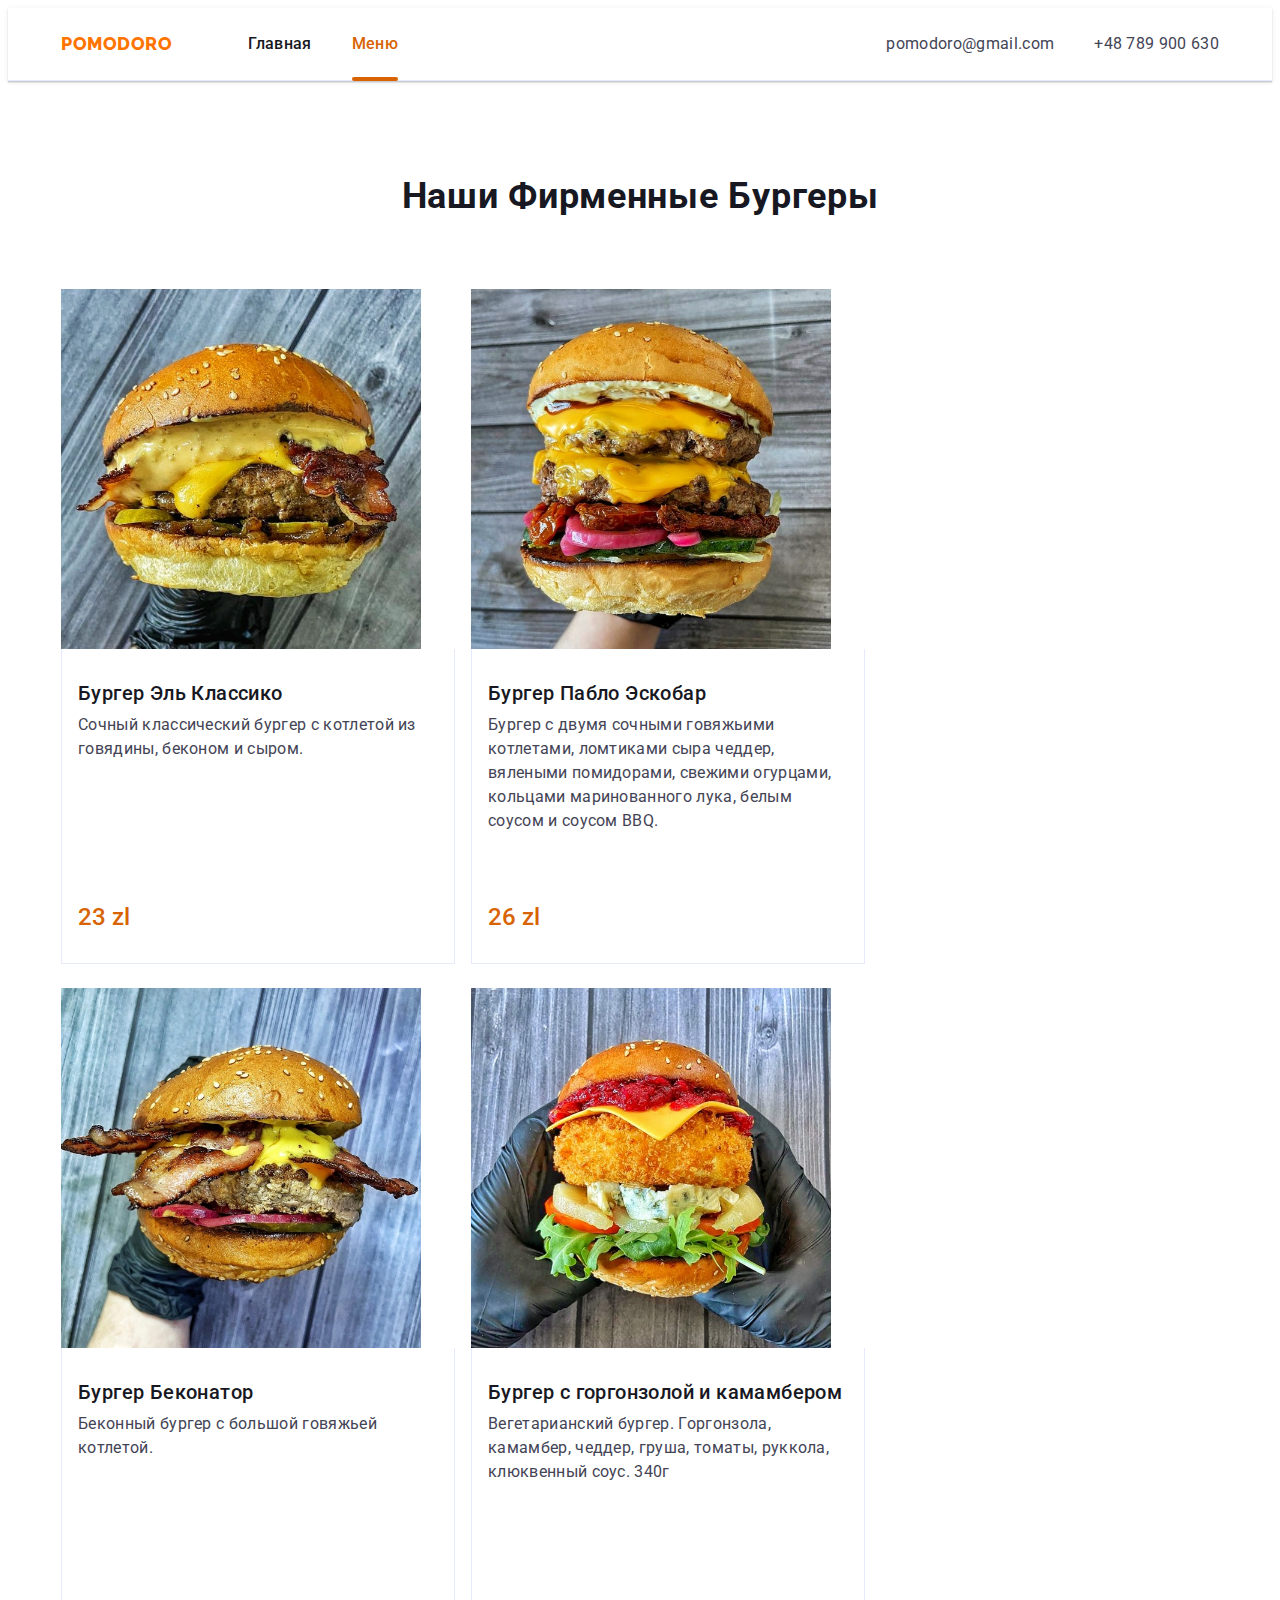
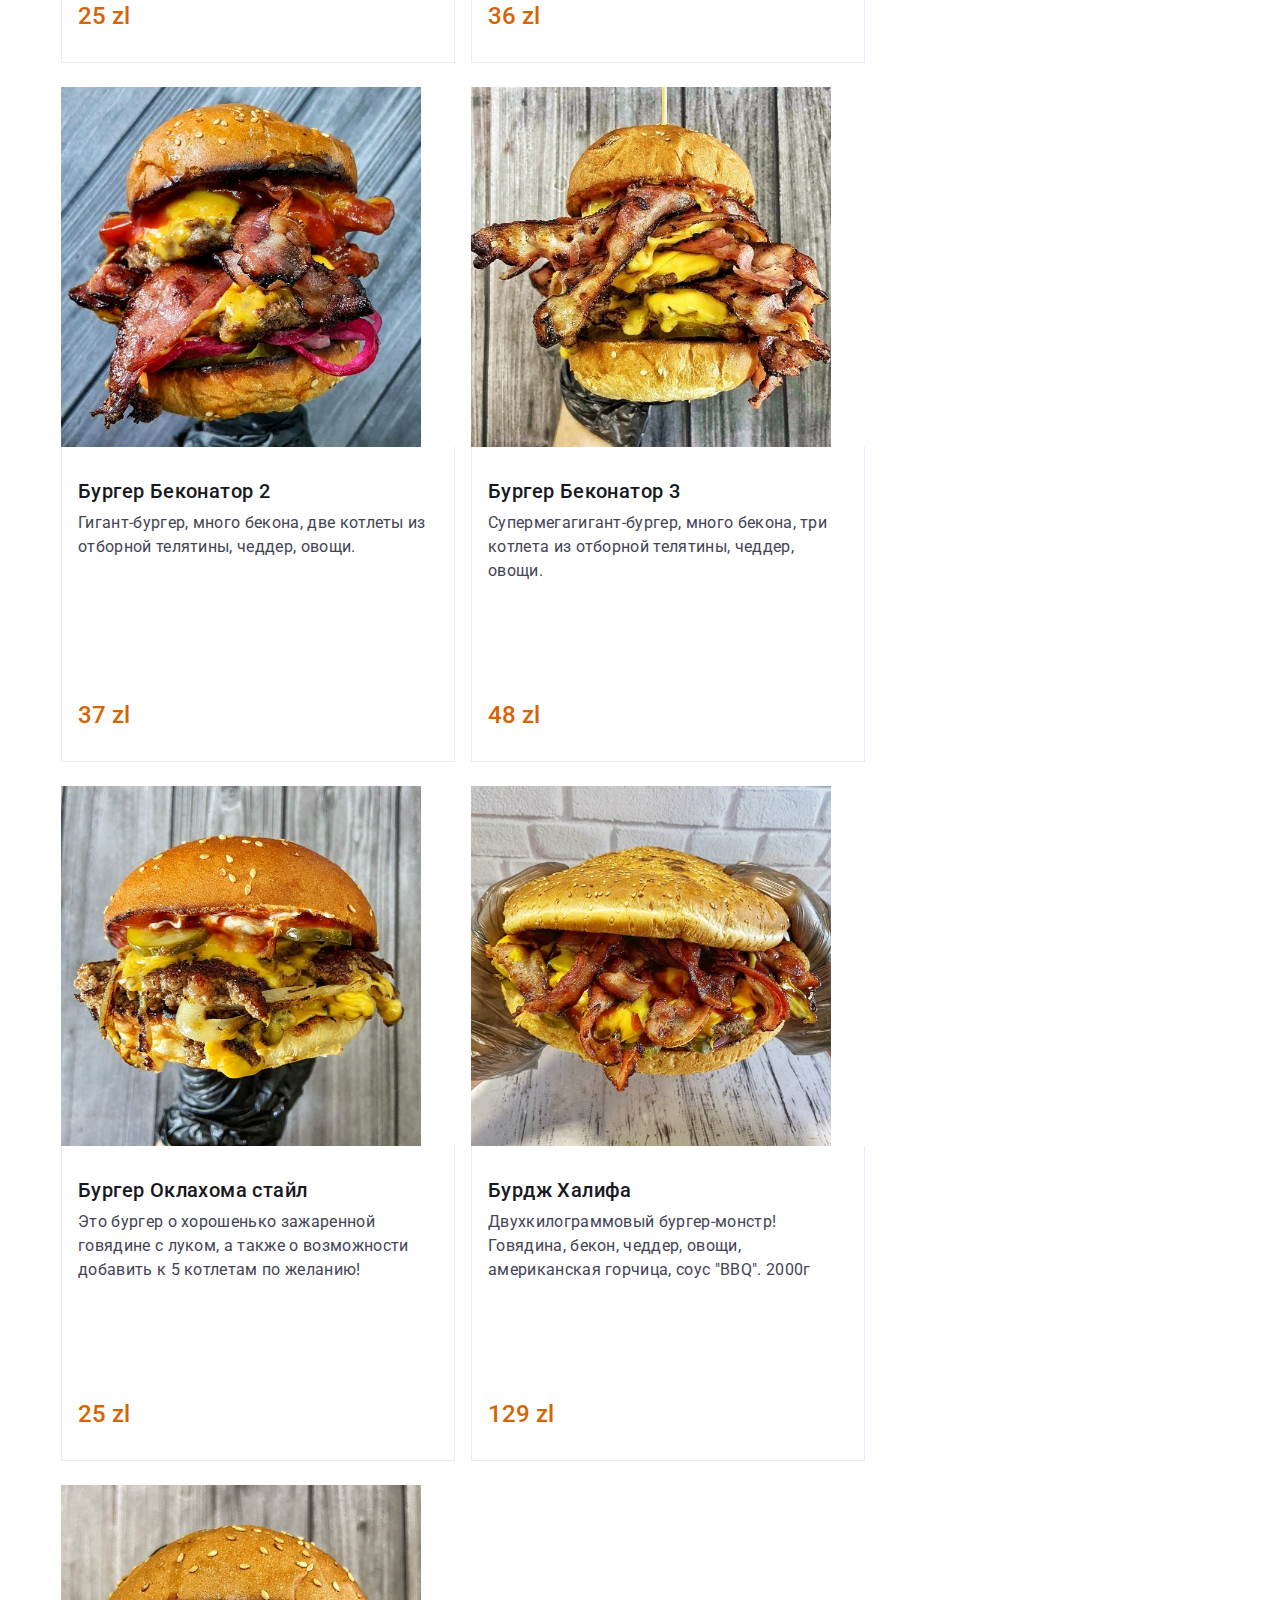
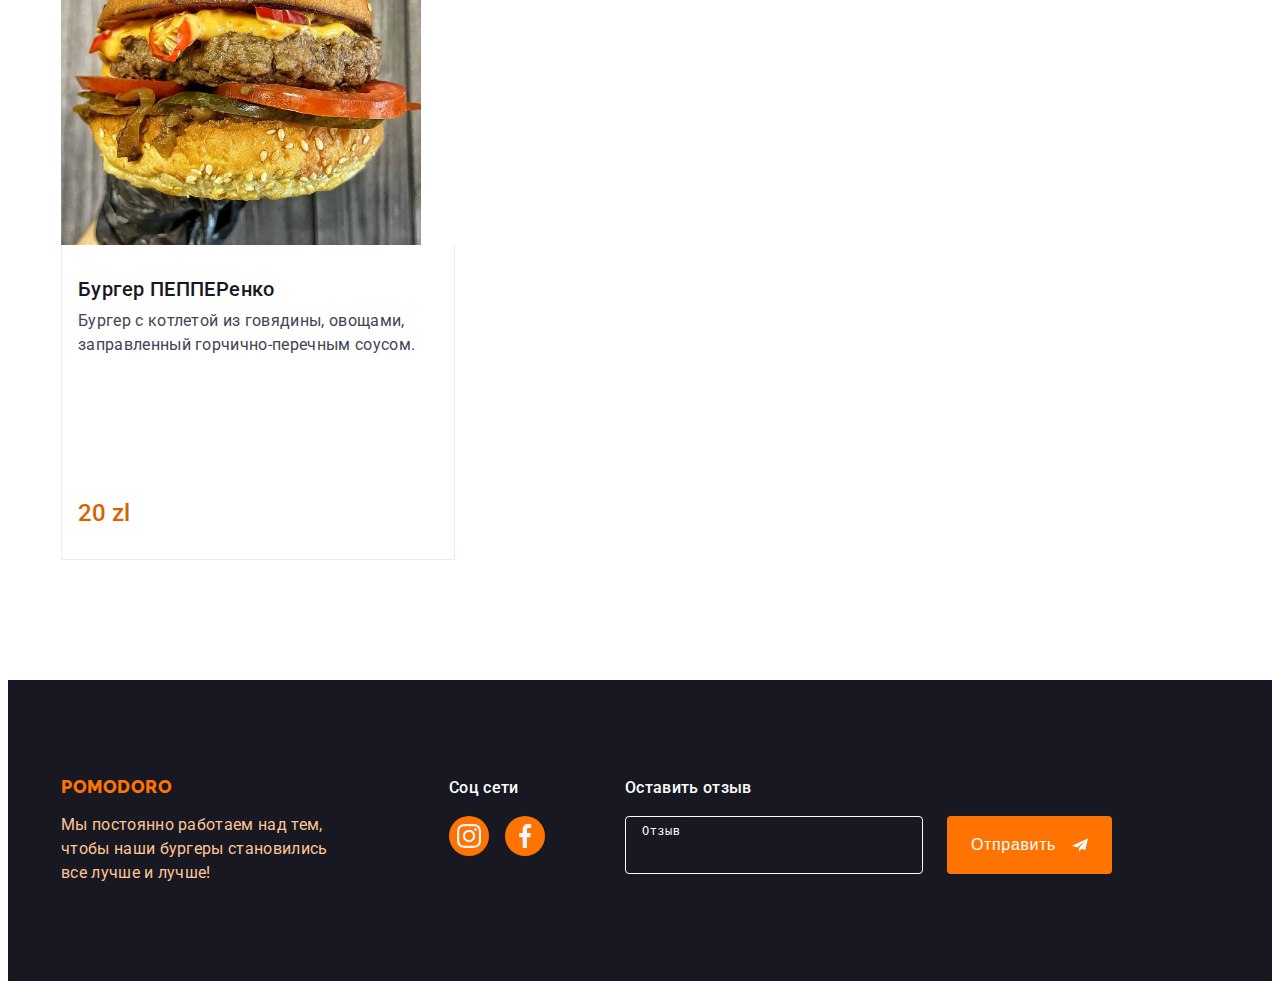
<file: menu.html>
<!DOCTYPE html>
<html lang="en">
<head>
    <meta charset="UTF-8">
    <meta http-equiv="X-UA-Compatible" content="IE=edge">
    <meta name="viewport" content="width=device-width, initial-scale=1.0">
    <title>Menu</title>
    <link rel="preconnect" href="https://fonts.googleapis.com">
    <link rel="preconnect" href="https://fonts.gstatic.com" crossorigin>
    <link href="https://fonts.googleapis.com/css2?family=Raleway:wght@800&family=Roboto:wght@400;500;700&display=swap" rel="stylesheet">
    <link rel="stylesheet" href="https://cdnjs.cloudflare.com/ajax/libs/modern-normalize/2.0.0/modern-normalize.min.css" integrity="sha512-4xo8blKMVCiXpTaLzQSLSw3KFOVPWhm/TRtuPVc4WG6kUgjH6J03IBuG7JZPkcWMxJ5huwaBpOpnwYElP/m6wg==" crossorigin="anonymous" referrerpolicy="no-referrer" />
    <link rel="stylesheet" href="./css/styles.css">
    <link rel="stylesheet" href="./css/media.css">
</head>
<body>
    <header class="header">
        <div class="container header-container">
            <nav class="header-navidation">
                <a href="./index.html" class="logo header-logo link">Pomodoro</span></a>
                <ul class="header-list list">
                    <li class="header-item"><a href="./index.html" class="header-link link">Главная</a></li>
                    <li class="header-item"><a href="./menu.html" class="header-link link link-after">Меню</a></li>
                </ul>
            </nav>
            <address class="header-address">
                <ul class="address-list list">
                    <li class="address-item"><a href="mailto:pomodoro@gmail.com" class="address-link link">pomodoro@gmail.com</a></li>
                    <li class="address-item"><a href="tel:+48789900630" class="address-link link">+48 789 900 630</a></li>
                </ul>
            </address>
            <button type="button" class="menu-open-btn" data-menu-open>
                <svg class="menu-icon" width="32" height="22">
                    <use href="./images/icons.svg#menu"></use>
                </svg>
            </button>
        </div>
        <div class="mob-menu is-hidden" data-menu>
            <div>
                <button type="button" class="menu-close-btn" data-menu-close>
                    <svg class="menu-icon" width="8" height="8">
                        <use href="./images/icons.svg#icon-close-black-18dp-2-1-1"></use>
                    </svg>
                </button>
                <ul class="mob-menu-list list">
                        <li class="mob-menu-list-item"><a href="./index.html" class="mob-menu-link link">Главная</a></li>
                        <li class="mob-menu-list-item"><a href="./menu.html" class="mob-menu-link link menu-link-after">Меню</a></li>
                </ul>
            </div>
            <div>
                <address class="mob-menu-address">
                    <ul class="mob-menu-address-list list">
                        <li class="mob-menu-address-item"><a href="tel:+48789900630" class="mob-menu-address-link-t link">+48 789 900 630</a></li>
                        <li class="mob-menu-address-item"><a href="mailto:pomodoro@gmail.com" class="mob-menu-address-link-e link">pomodoro@gmail.com</a></li>
                    </ul>
                </address>
                <ul class="mob-soc-list list">
                    <li class="mob-menu-soc-item">
                        <a href="" class="mob-menu-soc-link link" target="_blank" rel="noopener noreferrer">
                            <svg class="mob-menu-soc-icon" width="24" height="24">
                                <use href="./images/icons.svg#icon-instagram-2"></use>
                            </svg>
                        </a>
                    </li>
                    <li class="mob-menu-soc-item">
                        <a href="" class="mob-menu-soc-link link" target="_blank" rel="noopener noreferrer">
                            <svg class="mob-menu-soc-icon" width="24" height="24">
                                <use href="./images/icons.svg#icon-facebook-1"></use>
                            </svg>
                        </a>
                    </li>
                </ul>
            </div>
        </div>
    </header>
    <main>
        <section class="menu">
            <div class="container">
                <h1 class="burgers-title">Наши фирменные бургеры</h1>
                <ul class="burgers list">
                    <li class="burgers-item">
                        <a href="" class="burgers-item-link link">
                            <div class="burgers-cover-wrap">
                                <img src="./images/elc.jpg" alt="Banking App Interface Concept" width="360" height="360">
                                <p class="burgers-cover-text">Классическое сочетание сочной говяжьей котлеты, под талым сыром чеддер, ломтиками хрустящего бекона, маринованными
                                огурцами, жареным луком и соусом, 300г.</p>
                            </div>
                            <div class="burgers-item-text">
                                <h2 class="burger">Бургер Эль Классико</h2>
                                <p class=burger-text>Сочный классический бургер с котлетой из говядины, беконом и сыром.</p>
                                <p class="price">23 zl</p>
                            </div>
                        </a>
                    </li>
                    <li class="burgers-item">
                        <a href="" class="burgers-item-link link">
                            <div class="burgers-cover-wrap">
                                <img src="./images/escobar.jpg" alt="Banking App Interface Concept" width="360" height="360">
                                <p class="burgers-cover-text">Пабло Эскобар – самый знаменитый контрабандист в мире. В 80-е годы благодаря контрабанде он входил в топ 10 самых
                                богатых людей в мире. Мы просто не могли себе позволить оставить без внимания такого мощного и колоритного парня как Дон
                                Пабло. Но единственное сходство нашей контрабанды с той, которой занимался Эскобар в том, что она тоже вызывает
                                зависимость! И так, бургер Пабло Эскобар – это очень сочный и сытный бургер с двумя поджаренными на гриле котлетами из
                                отборной говядины под соусом BBQ, ломтиками пикантного чеддера, вялеными помидорами, маринованным синим луком, огурцами
                                и заправкой из белого. 400г</p>
                            </div>
                            <div class="burgers-item-text">
                                <h2 class="burger">Бургер Пабло Эскобар</h2>
                                <p class=burger-text>Бургер с двумя сочными говяжьими котлетами, ломтиками сыра чеддер, вялеными помидорами, свежими огурцами, кольцами
                                маринованного лука, белым соусом и соусом BBQ.</p>
                                <p class="price">26 zl</p>
                            </div>
                        </a>
                    </li>
                    <li class="burgers-item">
                        <a href="" class="burgers-item-link link">
                            <div class="burgers-cover-wrap">
                                <img src="./images/baconator.jpg" alt="Banking App Interface Concept" width="360" height="360">
                                <p class="burgers-cover-text">Беконный монстр! Много, нет, очень много самого мясного и хрустящего бекона в поджаренной булочке, вместе с котлетой из
                                рубленой говядины, английским сыром чеддер, маринованными огурцами, синим луком и горчичной заправкой, 300г.</p>
                            </div>
                            <div class="burgers-item-text">
                                <h2 class="burger">Бургер Беконатор</h2>
                                <p class=burger-text>Беконный бургер с большой говяжьей котлетой.</p>
                                <p class="price">25 zl</p>
                            </div>
                        </a>
                    </li>
                    <li class="burgers-item">
                        <a href="" class="burgers-item-link link">
                            <div class="burgers-cover-wrap">
                                <img src="./images/b3t_1_1.jpg" alt="Banking App Interface Concept" width="360" height="360">
                                <p class="burgers-cover-text">Вкус жареного камамбера в хрустящей панировке панко и клюквенная кислинка, пикантная горгонзола и сочная груша, еще
                                чеддер, томаты и руккола. Вегетарианский бургер. Но если тебе хочется добавить мясок - это, конечно, up to you! 340г</p>
                            </div>
                            <div class="burgers-item-text">
                                <h2 class="burger">Бургер с горгонзолой и камамбером</h2>
                                <p class=burger-text>Вегетарианский бургер. Горгонзола, камамбер, чеддер, груша, томаты, руккола, клюквенный соус. 340г</p>
                                <p class="price">36 zl</p>
                            </div>
                        </a>
                    </li>
                    <li class="burgers-item">
                        <a href="" class="burgers-item-link link">
                            <div class="burgers-cover-wrap">
                                <img src="./images/bec2.jpg" alt="Banking App Interface Concept" width="360" height="360">
                                <p class="burgers-cover-text">Продолжение легенды... Бургер Беконатор 2! На этот раз наш герой еще лучше подготовлен для борьбы с голодом! Он стал
                                вдвое больше! Встречайте: две сочные котлеты из нежной говядины, сыр чеддер, свежий синий лук, огурцы специального
                                маринада, красный соус, горчица по американскому рецепту и, конечно же, бекон! 450г.</p>
                            </div>
                            <div class="burgers-item-text">
                                <h2 class="burger">Бургер Беконатор 2</h2>
                                <p class=burger-text>Гигант-бургер, много бекона, две котлеты из отборной телятины, чеддер, овощи.</p>
                                <p class="price">37 zl</p>
                            </div>
                        </a>
                    </li>
                    <li class="burgers-item">
                        <a href="" class="burgers-item-link link">
                            <div class="burgers-cover-wrap">
                                <img src="./images/b3t.jpg" alt="Banking App Interface Concept" width="360" height="360">
                                <p class="burgers-cover-text">Ужасно огромный бургер! Продолжение легенды! Барабанная дробь.... Беконатор 3! 550г.</p>
                            </div>
                            <div class="burgers-item-text">
                                <h2 class="burger">Бургер Беконатор 3</h2>
                                <p class=burger-text>Супермегагигант-бургер, много бекона, три котлета из отборной телятины, чеддер, овощи.</p>
                                <p class="price">48 zl</p>
                            </div>
                        </a>
                    </li>
                    <li class="burgers-item">
                        <a href="" class="burgers-item-link link">
                            <div class="burgers-cover-wrap">
                                <img src="./images/b3t_1.jpg" alt="Banking App Interface Concept" width="360" height="360">
                                <p class="burgers-cover-text">Розмащуємо рублену, соковиту яловичину по грилю, щедро посипаємо цибулею. Перевертаємо котлети на інший бік. Накриваємо
                                сиром чеддер. Добре підсмажуємо. Таким чином, цибуля готується у яловичому соку. Додаємо мариновані огірки та
                                заправляємо соусами. 310г.</p>
                            </div>
                            <div class="burgers-item-text">
                                <h2 class="burger">Бургер Оклахома стайл</h2>
                                <p class=burger-text>Это бургер о хорошенько зажаренной говядине с луком, а также о возможности добавить к 5 котлетам по желанию!</p>
                                <p class="price">25 zl</p>
                            </div>
                        </a>
                    </li>
                    <li class="burgers-item">
                        <a href="" class="burgers-item-link link">
                            <div class="burgers-cover-wrap">
                                <img src="./images/bkh_2.jpg" alt="Banking App Interface Concept" width="360" height="360">
                                <p class="burgers-cover-text">Огромный бургер! Мега Бургер! Бургер чемпион! Этот самый мощный бургер одним своим видом вызывает восхищение, подобное
                                тому, что чувствуешь, глядя на самый большой в мире небоскреб – Бурдж-Халифа! Именно так и назван наш великан среди
                                бургеров! Больше килограмма самой сладкой говядины, бекон, расплавленный сыр чеддер, хрустящие маринованные огурцы,
                                пикантный синий лук, обжаренный до золота белый лук, американская горчица, соус «BBQ» и булка-владычица всех булок в
                                мире! Не вздумайте заказывать этот бургер меньше чем на четырех! Бургер Бурдж Халифа. 2000г.</p>
                            </div>
                            <div class="burgers-item-text">
                                <h2 class="burger">Бурдж Халифа</h2>
                                <p class=burger-text>Двухкилограммовый бургер-монстр! Говядина, бекон, чеддер, овощи, американская горчица, соус "BBQ". 2000г</p>
                                <p class="price">129 zl</p>
                            </div>
                        </a>
                    </li>
                    <li class="burgers-item">
                        <a href="" class="burgers-item-link link">
                            <div class="burgers-cover-wrap">
                                <img src="./images/pepp.jpg" alt="Banking App Interface Concept" width="360" height="360">
                                <p class="burgers-cover-text">Если бы этот горячий парень родился в Мексике, его бы звали Педро Кастильо, но он родился в Украине и его фамилию
                                ПЕППЕРенко! Этот бургер для тех, кто любит острее. Под верхушкой поджаренной булочки отдыхает после свидания с
                                горячим грилем сочная, говяжья котлета, вместе с ней ломтики красного, острого перца, кольцо сладкого томата,
                                маринованные огурцы, обжаренный до золотистого цвета лук. Заправленный ПЕППЕРенко фирменным горчично-перечным соусом,
                                300г.</p>
                            </div>
                            <div class="burgers-item-text">
                                <h2 class="burger">Бургер ПЕППЕРенко</h2>
                                <p class=burger-text>Бургер с котлетой из говядины, овощами, заправленный горчично-перечным соусом.</p>
                                <p class="price">20 zl</p>
                            </div>
                        </a>
                    </li>
                </ul>
            </div>
        </section>
    </main>
    <footer class="footer">
        <div class="container footer-container">
            <div class="footer-container-1">
                <div class="footer-text">
                    <a href="./index.html" class="logo footer-logo link">Pomodoro</a>
                    <p class="footer-logo-text">Мы постоянно работаем над тем, чтобы наши бургеры становились все лучше и лучше!</p>
                </div>
                <div class="footer-soc">
                    <p class="footer-title">Соц сети</p>
                    <ul class="footer-soc-list list">
                        <li class="footer-soc-item">
                            <a href="" class="footer-soc-link link" target="_blank" rel="noopener noreferrer">
                                <svg class="footer-soc-icon" width="24" height="24">
                                    <use href="./images/icons.svg#icon-instagram-2"></use>
                                </svg>
                            </a>
                        </li>
                        <li class="footer-soc-item">
                            <a href="" class="footer-soc-link link" target="_blank" rel="noopener noreferrer">
                                <svg class="footer-soc-icon" width="24" height="24">
                                    <use href="./images/icons.svg#icon-facebook-1"></use>
                                </svg>
                            </a>
                        </li>
                    </ul>
                </div>
            </div>
            <div class="subscribe-container">
                <p class="footer-title">Оставить отзыв</p>
                <form class="subscribe-form">
                    <textarea class="footer-comment" name="user-comment" placeholder="Отзыв"></textarea>
                    <button class="subscribe-btn" type="submit">
                        Отправить
                        <svg class="subscribe-icon" width="24" height="24">
                            <use href="./images/icons.svg#subscribe"></use>
                        </svg>
                    </button>
                </form>
            </div>
        </div >
    </footer>
    <button id="scrollToTopBtn">Top</button>
    <script src="./js/mobile-menu.js"></script>
    <script src="./js/scroll-up.js"></script>
</body>
</html>
</file>
<file: css/styles.css>
:root {
    --text-color: #434455;
    --white-color: #FFFFFF;
    --navy-blue-color: #171822;
    --cloud-orange: #ffc493;
    --orange-light: #ff7400;
    --orange-dark: #d86303;
    --cornflower: #E7E9FC;
    --light-slate: #8E8F99;
    --dairy: #FCFCFC;
    --transition: 250ms cubic-bezier(0.4, 0, 0.2, 1);;
}
body {
    color: var(--text-color);
    font-family: 'Roboto', sans-serif;
    background: var(--white-color);
}
p, h1, h2, h3, h4, h5, h6 {
    margin: 0;
}
img {
    display: block;
    max-width: 100%;
    height: auto;
}
ul, ol {
    margin: 0;
    padding: 0;
}
.list {
    list-style: none;
}
.link {
    text-decoration: none;
    font-style: normal;
}
.visually-hidden {
    position: absolute;
    white-space: nowrap;
    width: 1px;
    height: 1px;
    overflow: hidden;
    border: 0;
    padding: 0;
    clip: rect(0 0 0 0);
    clip-path: inset(100%);
    margin: -1px;
}
.no-scroll {
    overflow: hidden;
}
.container {
    width: 100%;
    padding-left: 16px;
    padding-right: 16px;
    margin: 0 auto;
}
/* ----------------------- HEADER --------------------- */
.header {
    background: var(--white-color);
    border-bottom: 1px solid var(--cornflower);
    box-shadow: 0px 2px 1px rgba(46, 47, 66, 0.08), 0px 1px 1px rgba(46, 47, 66, 0.16), 0px 1px 6px rgba(46, 47, 66, 0.08);
}
.header-container {
    display: flex;
    align-items: center;
    position: relative;
}
.header-navidation {
    display: flex;
    align-items: center;
}
.logo {
    font-family: 'Raleway', sans-serif;
    font-weight: 800;
    font-size: 18px;
    line-height: 1.17;
    letter-spacing: 0.03em;
    text-transform: uppercase;
    color: var(--orange-light);
}

.header-list {
    display: none;
}
.address-list {
    display: none;
}
.menu-open-btn { 
    background-color: transparent;
    border: none;
    margin-left: auto;
    display: flex;
    align-items: center;
    justify-content: center;
    cursor: pointer;
    padding: 24px 0;
}
.menu-icon {
    stroke: var(--navy-blue-color);
    transition: stroke var(--transition);
}
.menu-icon:focus {
    stroke: var(--orange-dark);
}
.mob-menu {
    position: fixed;
    top: 0;
    z-index: 100;
    width: 100vw;
    height: 100vh;
    background-color: var(--white-color);
    padding: 80px 24px 40px 40px;
    display: flex;
    flex-direction: column;
    justify-content: space-between;
    overflow: auto;
}
.menu-close-btn {
    position: absolute;
    top: 24px;
    right: 24px;
    margin-left: auto;
    width: 24px;
    height: 24px;
    background: rgba(231, 233, 252, 0.1);
    border: 1px solid rgba(46, 47, 66, 0.1);
    border-radius: 50%;
    display: flex;
    align-items: center;
    justify-content: center;
    padding: 0;
    cursor: pointer;
    transition: background-color 250ms cubic-bezier(0.4, 0, 0.2, 1), border 250ms cubic-bezier(0.4, 0, 0.2, 1);
}
.mob-menu-list-item:not(:last-child) {
    margin-bottom: 40px;
}
.mob-menu-link {
    font-weight: 700;
    font-size: 36px;
    line-height: 1.11;
    letter-spacing: 0.02em;
    text-transform: capitalize;
    color: var(--navy-blue-color);
}
.menu-link-after {
    color: var(--orange-dark);
    transition: color var(--transition);
}
.mob-menu-address {
    font-style: normal;
    margin-bottom: 48px;
}
.mob-menu-address-link-t {
    color: var(--orange-light);
    font-weight: 700;
    font-size: 36px;
    line-height: 1.11;
}
.mob-menu-address-link-e {
    font-weight: 500;
    font-size: 20px;
    line-height: 1.2;
    letter-spacing: 0.02em;
    color: #434455;
}
.mob-menu-address-item:not(:last-child) {
    margin-bottom: 48px;
}
.mob-soc-list {
    display: flex;
    gap: 56px;
    margin-top: auto;
}
@media screen and (max-width: 398px) {
    .mob-soc-list {
        justify-content: space-between;
        gap: unset;
    }
}
.mob-menu-soc-item {
    width: 40px;
    height: 40px;
}
.mob-menu-soc-link {
    width: 100%;
    height: 100%;
    background-color: var(--orange-light);
    border-radius: 50%;
    display: flex;
    align-items: center;
    justify-content: center;
    transition: background-color 250ms cubic-bezier(0.4, 0, 0.2, 1);
}
.mob-menu-soc-link:focus {
    background-color: var(--orange-dark);
    transition: background-color 250ms cubic-bezier(0.4, 0, 0.2, 1);
}
.mob-menu-soc-icon {
    fill: var(--cloud-orange);
}
/* ----------------------- MAIN --------------------- */
.hero {
    max-width: 100%;
    background: var(--navy-blue-color);
    background-image: linear-gradient(rgba(46, 47, 66, 0.7), rgba(46, 47, 66, 0.7)), url(../images/hero-bg.jpg);
    background-repeat: no-repeat;
    background-position: center;
    background-size: cover;
    padding-top: 112px;
    padding-bottom: 112px;
    margin-left: auto;
    margin-right: auto;
}
.hero-title {
    max-width: 320px;
    font-weight: 700;
    font-size: 36px;
    line-height: 1.11;
    text-align: center;
    letter-spacing: 0.02em;
    text-transform: capitalize;
    color: var(--white-color);
    margin-bottom: 72px;
    margin-right: auto;
    margin-left: auto;
}
.hero-btn {
    min-width: 169px;
    height: 56px;
    background-color: var(--orange-light);
    font-family: "Roboto", sans-serif;
    font-weight: 500;
    font-size: 16px;
    line-height: 1.5;
    display: block;
    letter-spacing: 0.04em;
    color: var(--white-color);
    cursor: pointer;
    border: none;
    border-radius: 4px;   
    margin-top: auto;
    margin-right: auto;
    margin-left: auto;
    transition: background-color 250ms cubic-bezier(0.4, 0, 0.2, 1);
}
.hero-btn:hover,
.hero-btn:focus {
    background-color: var(--orange-dark);
    transition: background-color 250ms cubic-bezier(0.4, 0, 0.2, 1);
}
.hang {
    padding-top: 96px;
    padding-bottom: 96px;
}
.hang-title-item {
    font-weight: 700;
    font-size: 36px;
    line-height: 1.11;
    letter-spacing: 0.02em;
    color: var(--navy-blue-color);
    margin-bottom: 8px;
    margin-top: auto;
    text-align: center;
}
.hang-list {
    display: flex;
    flex-wrap: wrap;
    gap: 72px;
}
.hang-list-item {
    max-width: 396px;
}
.hang-text {
    font-weight: 500;
    font-size: 16px;
    line-height: 1.5;
    letter-spacing: 0.02em;
    color: var(--text-color);
    margin-top: auto;
}
.hang-icon-container {
    display: none;
}
.history {
    padding-top: 96px;
    padding-bottom: 96px;
    max-width: 100%;
    background: var(--navy-blue-color);
    background-image: linear-gradient(rgba(46, 47, 66, 0.7), rgba(46, 47, 66, 0.7)), url(../images/bg-history.jpg);
    background-repeat: no-repeat;
    background-position: center;
    background-size: cover;
    margin-left: auto;
    margin-right: auto;
}
.history-title {
    font-weight: 700;
    font-size: 36px;
    line-height: 1.11;
    text-align: center;
    letter-spacing: 0.02em;
    text-transform: capitalize;
    color: var(--white-color);
    margin-bottom: 72px;
}
.history-text {
    font-size: 16px;
    color: var(--white-color);
    text-align: center;
}

.gallery {
    display: none;
}
.customers {
    background: var(--cloud-orange);
    padding-top: 96px;
    padding-bottom: 96px;
}
.customers > .container {
    max-width: 294px;
}
.customers-title {
    font-weight: 700;
    font-size: 36px;
    line-height: 1.11;
    text-align: center;
    letter-spacing: 0.02em;
    text-transform: capitalize;
    color: var(--navy-blue-color);
    margin-bottom: 72px;
}
.customers-list {
    display: flex;
    flex-wrap: wrap;
    gap: 72px; 

}
.customer-photo {
    width: 110px;
    height: 110px;
    background-color: var(--orange-light);
    border-radius: 50%;
    display: flex;
    align-items: center;
    justify-content: center;
}
.wrap-photo {
    display: flex;
    justify-content: center;
    padding-top: 32px;
}
.photo {
    border-radius: 50px;
}
.customers-list-item {
    background: var(--white-color);
    width: 264px;
    display: block;
    border-radius: 0px 0px 4px 4px;
    box-shadow: 0px 1px 6px rgba(46, 47, 66, 0.08), 0px 1px 1px rgba(46, 47, 66, 0.16), 0px 2px 1px rgba(46, 47, 66, 0.08);
}
.customers-list-text {
    padding: 32px 16px;
}
.customers-member {
    font-weight: 500;
    font-size: 20px;
    line-height: 1.2;
    text-align: center;
    letter-spacing: 0.02em;
    color: var(--navy-blue-color);
    margin-bottom: 8px;
}
.customers-member-text {
    font-weight: 400;
    font-size: 16px;
    line-height: 1.5;
    text-align: center;
    letter-spacing: 0.02em;
    color: var(--text-color);
    margin-top: auto;
    margin-bottom: 8px;
}

/* ----------------------- FOOTER --------------------- */
.footer {
    background: var(--navy-blue-color);
    padding-top: 96px;
    padding-bottom: 96px;
}
.footer-container {
    display: flex;
    flex-direction: column;
    justify-content: center;
    gap: 72px;
    max-width: 428px;
}
.footer-text {
    display: flex;
    flex-direction: column;
    align-items: center;
    margin-bottom: 72px;
}
.footer-logo {
    display: inline-block;
    margin-bottom: 16px;
}
.footer-logo-text {
    max-width: 268px;
    font-weight: 400;
    font-size: 16px;
    line-height: 1.5;
    letter-spacing: 0.02em;
    color: var(--cloud-orange);
    margin-top: auto;
}
.footer-title {
    display: flex;
    justify-content: center;
    font-weight: 500;
    font-size: 16px;
    line-height: 1.5;
    letter-spacing: 0.02em;
    color: var(--white-color);
    margin-bottom: 16px;
}
.footer-soc-list {
    display: flex;
    justify-content: center;
    gap: 16px;
    margin-top: auto;
}
.footer-soc-item {
    width: 40px;
    height: 40px;
}
.footer-soc-link {
    width: 100%;
    height: 100%;
    background-color: var(--orange-light);
    border-radius: 50%;
    display: flex;
    align-items: center;
    justify-content: center;
    transition: background-color 250ms cubic-bezier(0.4, 0, 0.2, 1);
}
.footer-soc-link:hover,
.footer-soc-link:focus {
    background-color: #31d0aa; 
    transition: background-color 250ms cubic-bezier(0.4, 0, 0.2, 1);
}
.footer-soc-icon {
    fill: var(--cloud-orange)
}
.subscribe-form {
    display: flex;
    flex-direction: column;
    gap: 20px;
}
.footer-comment {
    display: block;
    width: 100%;
    height: 40px;
    border: 1px solid rgba(46, 47, 66, 0.4);
    border-radius: 4px;
    padding: 8px 16px;
    resize: none;
    font-weight: 400;
    font-size: 12px;
    line-height: 1.17;
    letter-spacing: 0.04em;
    color: var(--white-color);
    background-color: transparent;
    outline: transparent;
    transition: border-color 250ms cubic-bezier(0.4, 0, 0.2, 1);
}
.subscribe-btn {
    width: 165px;
    background: var(--orange-light);
    border-radius: 4px;
    border: none;
    font-weight: 500;
    font-size: 16px;
    line-height: 1.5;
    display: flex;
    align-items: center;
    justify-content: center;
    letter-spacing: 0.04em;
    color: var(--white-color);
    padding: 8px 24px;
    cursor: pointer;
    margin: 0 auto;
}
.subscribe-btn:hover,
.subscribe-btn:focus {
    background-color: var(--orange-dark);
    transition: background-color 250ms cubic-bezier(0.4, 0, 0.2, 1);
}
.subscribe-icon {
    margin-left: 16px;
}
/* ----------------------- Menu --------------------- */
.menu {
    padding-top: 96px;
    padding-bottom: 120px;
}
.burgers-title {
    font-weight: 700;
    font-size: 36px;
    line-height: 1.11;
    text-align: center;
    letter-spacing: 0.02em;
    text-transform: capitalize;
    color: var(--navy-blue-color);
    margin-bottom: 72px;
}
.burgers {
    display: flex;
    flex-wrap: wrap;
    gap: 48px 24px;
}

.burgers-item-link {
    display: block;
    transition: box-shadow 250ms cubic-bezier(0.4, 0, 0.2, 1); 
}
.burgers-item-link:hover,
.burgers-item-link:focus {
    box-shadow: 0px 1px 6px rgba(46, 47, 66, 0.08), 0px 1px 1px rgba(46, 47, 66, 0.16), 0px 2px 1px rgba(46, 47, 66, 0.08);
    transition: box-shadow 250ms cubic-bezier(0.4, 0, 0.2, 1);
}
.burgers-item-link:hover .burgers-cover-text,
.burgers-item-link:focus .burgers-cover-text {
    transform: translateY(0%);
}
.burgers-cover-wrap {
    position: relative;
    overflow: hidden;
}
.burgers-cover-text {
    position: absolute;
    top: 0;
    font-weight: 400;
    font-size: 14px;
    line-height: 1.5;
    letter-spacing: 0.02em;
    color: var(--cloud-orange);
    padding: 32px 16px;
    background-color: var(--orange-light);
    height: 100%;
    transform: translateY(100%);
    transition: transform 250ms cubic-bezier(0.4, 0, 0.2, 1);
}
.burgers-item-text {
    padding: 32px 16px;
    border: 1px solid #e7e9fc;
    border-top: none;
    width: 360px;
    height: 250px;
    position: relative;
}
.burger {
    font-weight: 500;
    font-size: 20px;
    line-height: 1.2;
    letter-spacing: 0.02em;
    color: var(--navy-blue-color);
    margin-bottom: 8px;
}
.burger-text {
    font-weight: 400;
    font-size: 16px;
    line-height: 1.5;
    letter-spacing: 0.02em;
    color: var(--text-color);
    margin-top: auto;
    margin-bottom: 8px;
}
.price {
    font-weight: 500;
    margin-top: auto;
    font-size: 24px;
    color: var(--orange-dark);
    position: absolute;
    bottom: 32px;
}
/* ----------------------- MODAL --------------------- */
.backdrop {
    position: fixed;
    width: 100%;
    height: 100%;
    background: rgba(46, 47, 66, 0.4);
    top: 0;
    transition: opacity 250ms cubic-bezier(0.4, 0, 0.2, 1), visibility 250ms cubic-bezier(0.4, 0, 0.2, 1);
}
.modal {
    position: absolute;
    top: 50%;
    left: 50%;
    transform: translate(-50%, -50%) scale(1);
    transition: transform 250ms cubic-bezier(0.4, 0, 0.2, 1);
    width: 392px;
    min-height: 584px;
    background: var(--dairy);
    box-shadow: 0px 1px 1px rgba(0, 0, 0, 0.14), 0px 1px 3px rgba(0, 0, 0, 0.12), 0px 2px 1px rgba(0, 0, 0, 0.2);
    border-radius: 4px;
    padding: 72px 16px 24px;
}
@media screen and (max-width: 392px) {
    .modal {
        width: 100%;
    }
}
.backdrop.is-hidden .modal {
    transform: translate(-50%, -50%) scale(0);
}
.modal-close {
    position: absolute;
    background-color: var(--cornflower);
    top: 24px;
    right: 24px;
    width: 24px;
    height: 24px;
    border: 1px solid rgba(0, 0, 0, 0.1);;
    border-radius: 50%;
    margin-left: auto;
    display: flex;
    align-items: center;
    justify-content: center;
    padding: 0;
    cursor: pointer;
    transition: background-color 250ms cubic-bezier(0.4, 0, 0.2, 1), border 250ms cubic-bezier(0.4, 0, 0.2, 1);
}
.modal-close:hover,
.modal-close:focus {
    background-color: var(--orange-dark);
    border: none;
    fill: var(--white-color);
}
.modal-close-svg {
    transition: fill 250ms cubic-bezier(0.4, 0, 0.2, 1);
}
.is-hidden {
    visibility: hidden;
    opacity: 0;
    pointer-events: none;
}
.modal-title {
    font-weight: 500;
    font-size: 16px;
    line-height: 1.5;
    text-align: center;
    letter-spacing: 0.02em;
    color: var(--navy-blue-color);
    margin-bottom: 16px;
}
.modal-form {
    display: flex;
    flex-direction: column;
}
.modal-input {
    width: 100%;
    height: 40px;
    border: 1px solid rgba(46, 47, 66, 0.4);
    border-radius: 4px;
    padding-left: 38px;
    background-color: transparent;
    outline: transparent;
    transition: border-color 250ms cubic-bezier(0.4, 0, 0.2, 1);
}
.modal-input:focus, .modal-comment:focus {
    border-color: var(--orange-light) ;
}
.modal-input:focus + .modal-icon {
    fill: var(--orange-light);
}
.modal-icon {
    position: absolute;
    left: 16px;
    top: 50%;
    transform: translateY(-50%);
    fill: var(--navy-blue-color);
    transition: fill 250ms cubic-bezier(0.4, 0, 0.2, 1);
}
.input-wrap {
    position: relative;
}
.modal-label {
    display: block;
    font-weight: 400;
    font-size: 12px;
    line-height: 1.17;
    letter-spacing: 0.04em;
    color: var(--light-slate);
    margin-bottom: 4px;
}
.form-field {
    margin-bottom: 8px;
}
.comment-field {
    margin-bottom: 16px;
}
.modal-comment {
    display: block;
    width: 100%;
    height: 120px;
    border: 1px solid rgba(46, 47, 66, 0.4);
    border-radius: 4px;
    padding: 8px 16px;
    resize: none;
    font-weight: 400;
    font-size: 12px;
    line-height: 1.17;
    letter-spacing: 0.04em;
    color: rgba(46, 47, 66, 0.4);
    background-color: transparent;
    outline: transparent;
    transition: border-color 250ms cubic-bezier(0.4, 0, 0.2, 1);
}
.modal-comment::placeholder {
    font-weight: 400;
    font-size: 12px;
    line-height: 1.17;
    letter-spacing: 0.04em;
    color: rgba(46, 47, 66, 0.4);
}
.modal-btn {
    min-width: 169px;
    height: 56px;
    background: var(--orange-light);
    box-shadow: 0px 4px 4px rgba(0, 0, 0, 0.15);
    border-radius: 4px;
    border: none;
    font-weight: 500;
    font-size: 16px;
    line-height: 1.5;
    letter-spacing: 0.04em;
    color: var(--white-color);
    padding: 16px 32px;
    margin: 0 auto;
    cursor: pointer;
    transition: background-color 250ms cubic-bezier(0.4, 0, 0.2, 1);
}
.modal-btn:hover,
.modal-btn:focus {
    background-color: var(--orange-dark);
    transition: background-color 250ms cubic-bezier(0.4, 0, 0.2, 1);
}

#scrollToTopBtn {
    position: fixed;
    bottom: 20px;
    right: 20px;
    display: none;
    background-color: var(--orange-light);
    color: #fff;
    border: none;
    padding: 10px;
    border-radius: 5px;
    cursor: pointer;
}

#scrollToTopBtn:hover {
    background-color: var(--orange-dark);
    transition: background-color 250ms cubic-bezier(0.4, 0, 0.2, 1);
}
</file>
<file: css/media.css>
@media screen and (min-width: 428px) {
    .container {
        max-width: 428px;
    }
}

@media screen and (min-width: 768px) {
    .container {
        max-width: 768px;
    }
    .footer>.container,
    .customers>.container,
    .history>.container {
        max-width: 584px;
    }
    .header-logo {
        margin-right: 120px ;
    }
    .header-list {
        display: flex;
        gap: 40px;
    }
    .header-link {
        font-weight: 500;
        font-size: 16px;
        line-height: 1.5;
        letter-spacing: 0.02em;
        color: var(--navy-blue-color);
        padding: 24px 0;
        display: block;
    }
    .header-link:hover,
    .header-link:focus {
        color: var(--orange-dark);
    }
    .link-after {
        color: var(--orange-dark);
        position: relative;
        transition: color 250ms cubic-bezier(0.4, 0, 0.2, 1);
    }
    .link-after::after {
        content: '';
        position: absolute;
        left: 0;
        bottom: -1px;
        height: 4px;
        width: 100%;
        background-color: var(--orange-dark);
        border-radius: 2px;
    }
    .header-address {
        font-style: normal;
        margin-left: auto;
    }
    .address-list {
        display: block;
    }
    .address-link {
        font-weight: 400;
        font-size: 12px;
        line-height: 1.17;
        letter-spacing: 0.04em;
        color: var(--text-color);
        transition: color 250ms cubic-bezier(0.4, 0, 0.2, 1);
    }
    .address-item:not(:last-child) {
        margin-bottom: 12px;
    }
    .address-link:hover,
    .address-link:focus {
        color: var(--orange-dark)
    }
    .menu-open-btn {
        display: none;
    }
    .mob-menu {
        display: none;
    }
    /* ----------------------- MAIN --------------------- */
    .hero {
        background-image: linear-gradient(rgba(46, 47, 66, 0.7), rgba(46, 47, 66, 0.7)), url(../images/hero-bg.jpg);
    }
    .hero-title {
        max-width: 496px;
        font-size: 56px;
        line-height: 1.07;
        margin-bottom: 36px;
        text-transform: none;
    }
    .hang-list {
        gap: 72px 24px;
    }
    .hang-list-item {
        width: 356px;
    }
    .hang-title-item {
        text-align: left;
    }
    .customers-list {
        gap: 64px 24px;
    }
    .modal {
        width: 408px;
        padding: 72px 24px 24px;
    }
    /* ----------------------- FOOTER --------------------- */
    .footer-container {
        justify-content: start;
        gap: 0;
    }
    .footer-container-1 {
        display: flex;
        margin-bottom: 72px;
    }
    .footer-text {
        align-items: start;
        margin-bottom: 0;
        margin-right: 24px;
    }
    .footer-title {
        justify-content: start;
    }
    .subscribe-form {
        flex-direction: row;
        gap: 24px;
    }
    .footer-comment {
        width: 264px;
        margin-bottom: 0;
    }
    .subscribe-btn {
        margin: 0;
    }
    /*--------Menu-------*/
    .burgers {
        gap: 24px 16px;
    }
}

@media screen and (min-width: 1158px) {
    .container {
        max-width: 1158px;
        padding-left: 15px;
        padding-right: 15px;
    }
    .customers>.container,
    .history>.container,
    .footer>.container {
        max-width: 1158px;
    }
    .header-logo {
        margin-right: 76px ;
    }
    .address-list {
        display: flex;
        gap: 40px;
    }
    .address-link {
        font-size: 16px;
        line-height: 1.5;
        letter-spacing: 0.02em;
    }
    .address-item:not(:last-child) {
        margin-bottom: 0;
    }
    /* ----------------------- MAIN --------------------- */
    .hero {
        max-width: 1440px;
        background-image: linear-gradient(rgba(46, 47, 66, 0.7), rgba(46, 47, 66, 0.7)), url(../images/hero-bg.jpg);
        padding-top: 188px;
        padding-bottom: 188px;
    }
    .hero-title {
        margin-bottom: 36px;
        text-transform: none;
        margin-bottom: 48px;
    }
    .hang {
        padding-top: 120px;
        padding-bottom: 120px;
    }
    .hang-list {
        gap: 24px;
    }
    .hang-list-item {
        width: 360px;
    }
    .hang-title-item {
        font-weight: 500;
        font-size: 20px;
        line-height: 1.2;
    }
    .hang-text {
        font-weight: 400;
    }
    .hang-icon-container {
        background: var(--cloud-orange);
        width: 360px;
        height: 112px;
        margin-bottom: 8px;
        display: flex;
        align-items: center;
        justify-content: center;
        border-radius: 4px; 
    }
    .history {
        padding-top: 120px;
        padding-bottom: 120px;
        max-width: 1440px;
    }
    .gallery {
        display: block;
        padding-top: 120px;
        padding-bottom: 120px;
    }
    .gallery-title {
        font-weight: 700;
        font-size: 36px;
        line-height: 1.11;
        text-align: center;
        letter-spacing: 0.02em;
        text-transform: capitalize;
        color: var(--navy-blue-color);
        margin-bottom: 72px;
    }

    .slider {
        position: relative;
        width: 100%;
        height: 650px;
        overflow: hidden;
    }

    .slide {
        position: absolute;
        width: 100%;
        height: 100%;
        opacity: 0;
        transition: opacity 1s;
    }

    .slide:first-child {
        opacity: 1;
    }

    .customers {
        padding-top: 120px;
        padding-bottom: 120px;
    }
    .customers-list {
        gap: 24px;
    }
    /* ----------------------- FOOTER --------------------- */
    .footer-container {
        flex-direction: row;
    }
    .footer-container-1 {
        margin-bottom: 0;
    }
    .footer-text {
        margin-right: 120px;
    }
    .footer-soc {
        margin-right: 80px;
    }
    .footer-comment {
        border: 1px solid var(--white-color);
    }
    .footer-comment::placeholder {
    color: var(--white-color);
}
}
</file>
